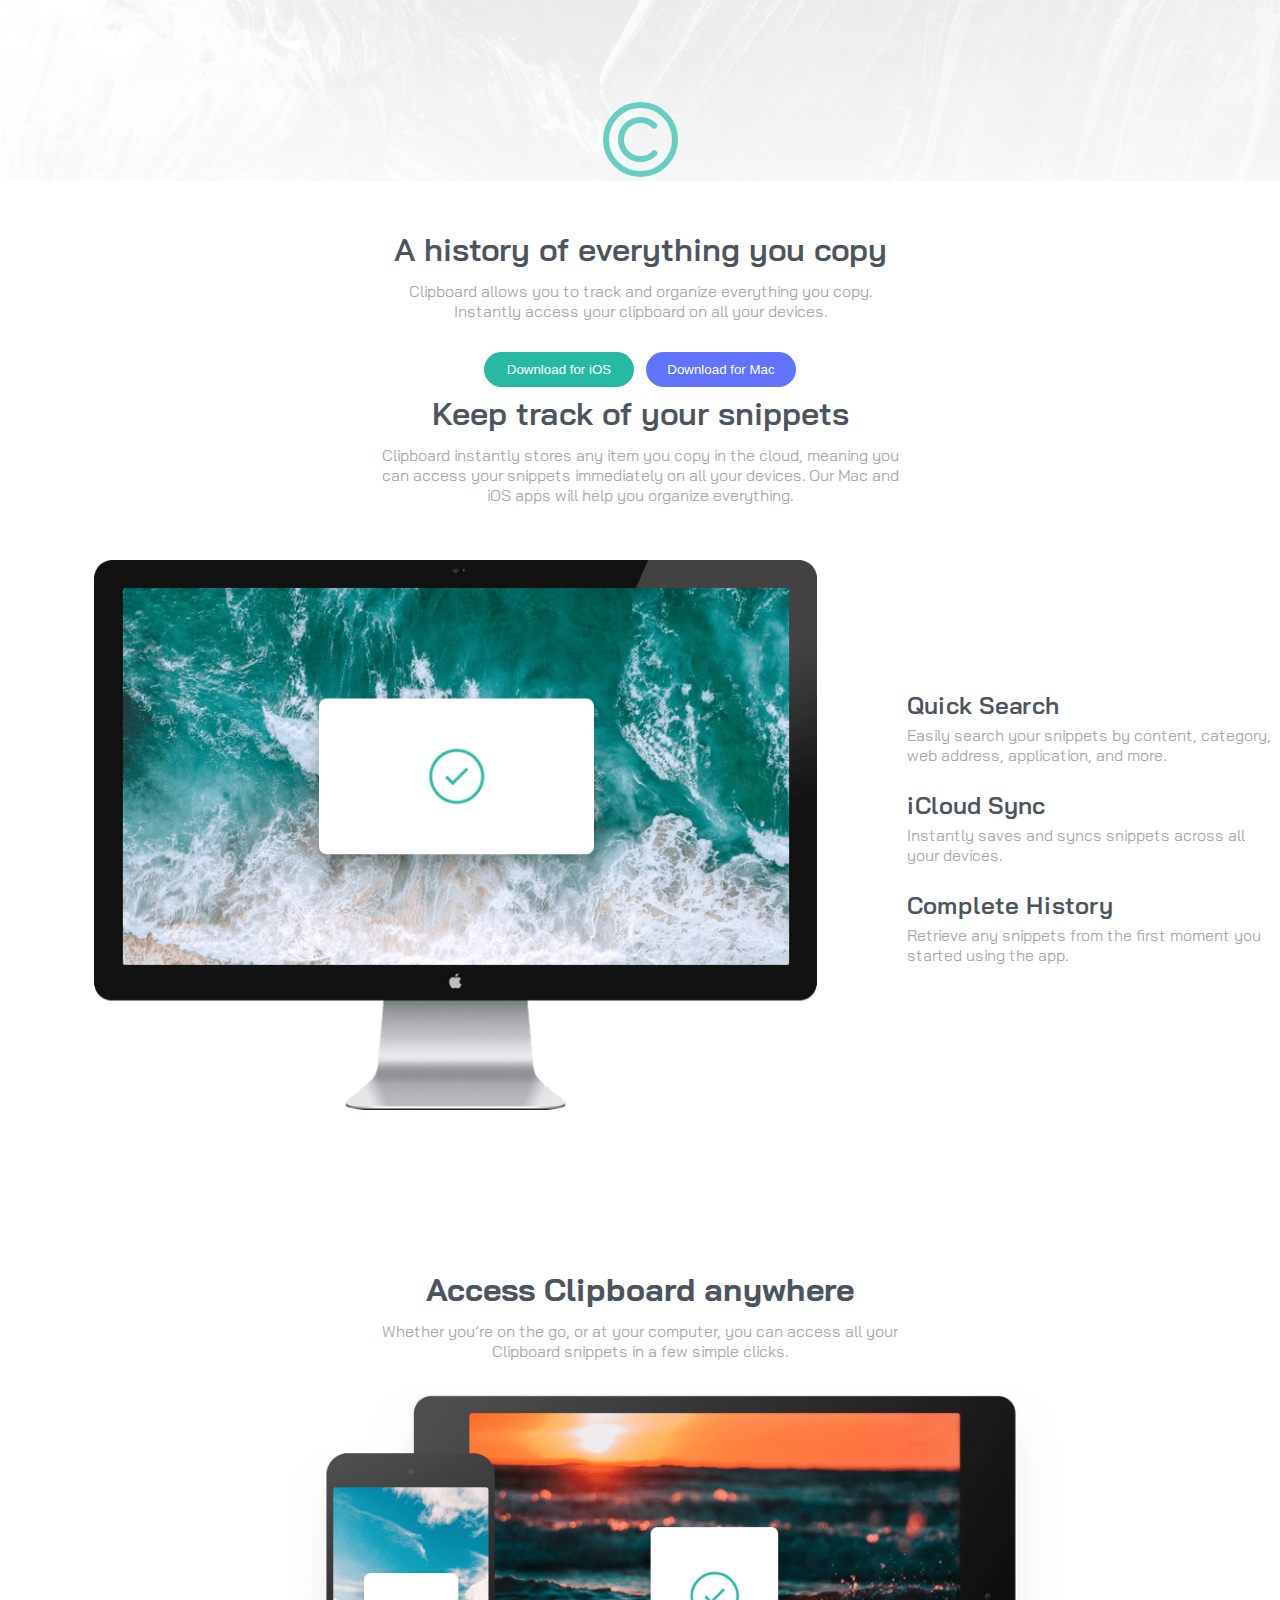
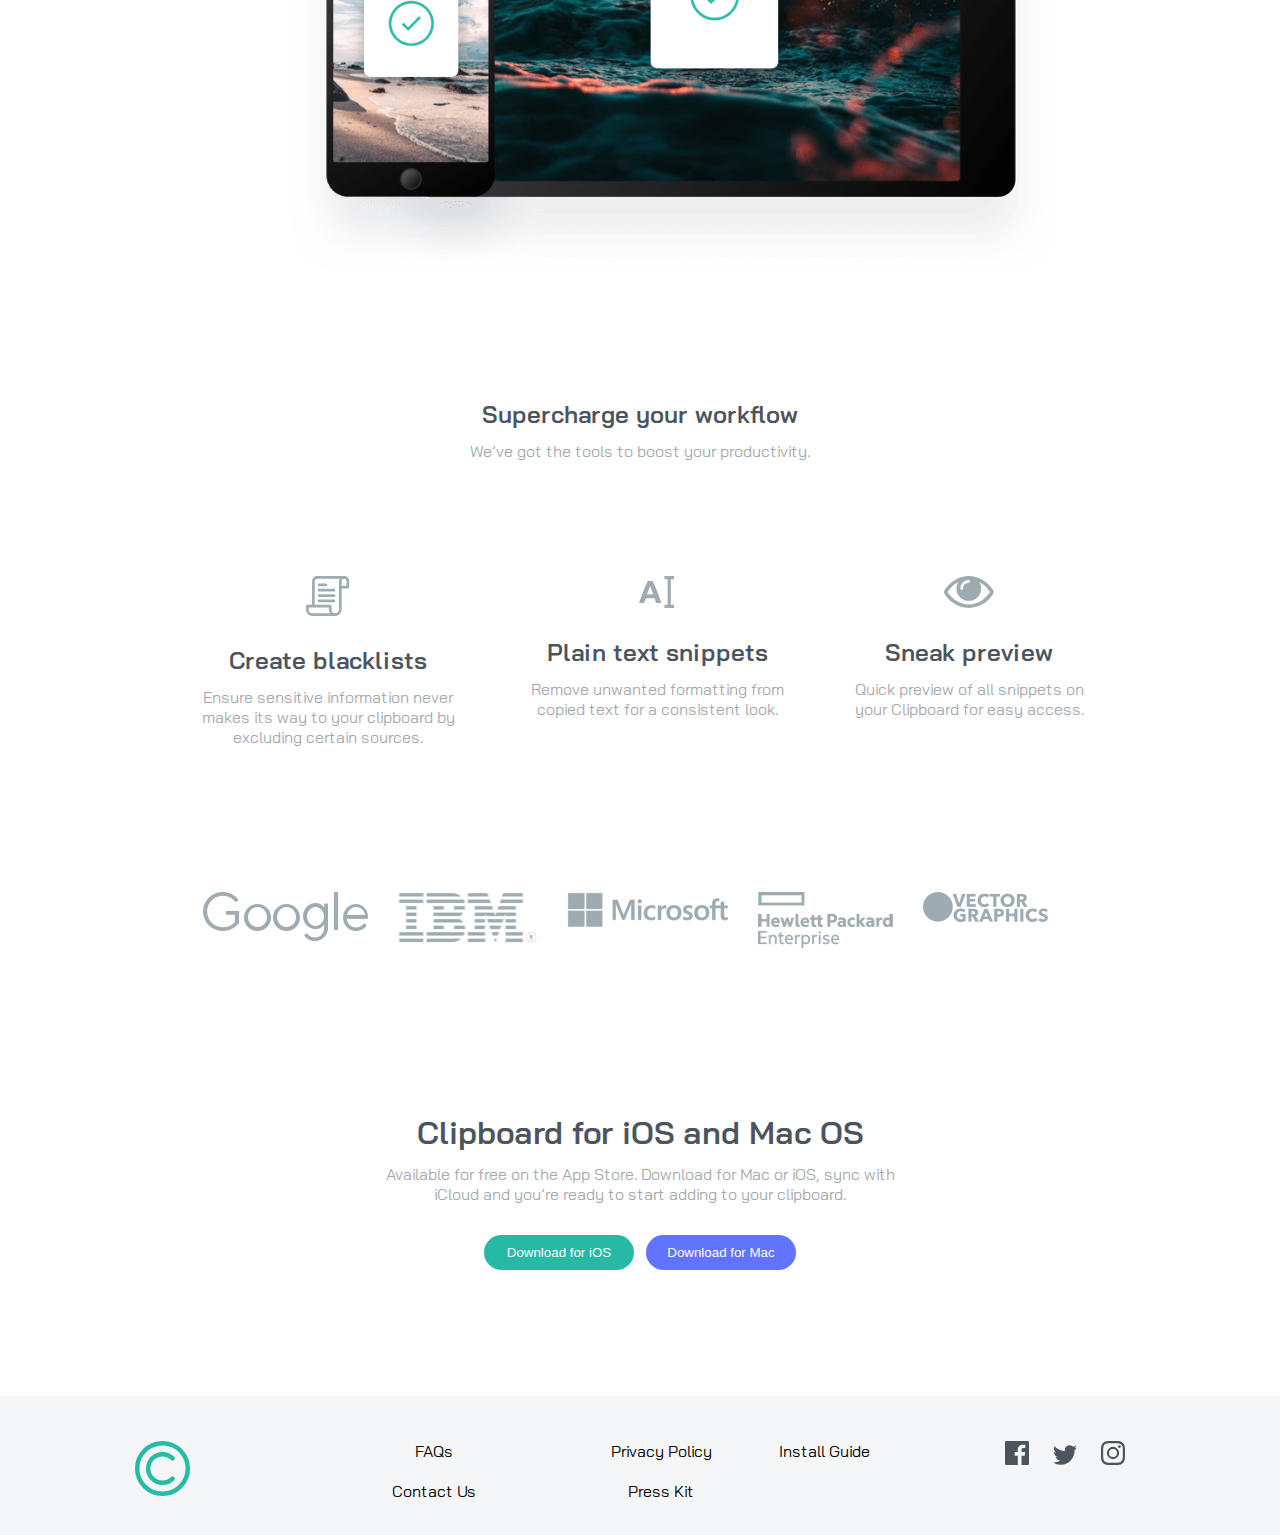
<file: clipboard-landing-page-main/index.html>
<!DOCTYPE html>
<html lang="en">
<head>
  <meta charset="UTF-8">
  <meta name="viewport" content="width=device-width, initial-scale=1.0"> <!-- displays site properly based on user's device -->

  <link rel="icon" type="image/png" sizes="32x32" href="./images/favicon-32x32.png">
  <link rel="stylesheet" href="styles.css">

  <link rel="preconnect" href="https://fonts.googleapis.com">
  <link rel="preconnect" href="https://fonts.gstatic.com" crossorigin>
  <link href="https://fonts.googleapis.com/css2?family=Bai+Jamjuree:ital,wght@0,200;0,300;0,400;0,500;0,600;0,700;1,200;1,300;1,400;1,500;1,600;1,700&family=Inter:wght@100..900&display=swap" rel="stylesheet">

  <title>Clipboard landing page</title>

</head>
<body>

  <main>
    <div class="background-image">
      <div class="logo">
        <img src="images/logo.svg" alt="page-logo" class="site-logo-header"> 
      </div>
    </div>

    <div class="site-description">
      <h1 class="header-text">A history of everything you copy</h1>
      <p class="subHeader-text">Clipboard allows you to track and organize everything you copy. Instantly access your clipboard on all your devices.</p>
    </div>

    <div class="download-buttons">
      <button class="green-button">Download for iOS</button>
      <button class="blue-button">Download for Mac</button>
    </div>
  </main>

  <div class="features-details">
    
    <div class="first-feature">
      <h1 class="header-text">Keep track of your snippets</h1>
      <p class="subHeader-text">Clipboard instantly stores any item you copy in the cloud, meaning you can access your snippets immediately on all your devices. Our Mac and iOS apps will help you organize everything.</p>
    </div>

    <div class="flex-box-on-desktop">
      <div class="computer-logo">
        <img src="images\image-computer.png" alt="computer-logo" id="comp-logo-img"> 
      </div>

      <div class="stack-of-next-three-features">

        <div class="second-feature">
          <h2 class="header-text custom-margin-one custom-alignment">Quick Search</h2>
          <p class="subHeader-text custom-margin-two custom-alignment">Easily search your snippets by content, category, web address, application, and more.</p>
        </div>

        <div class="third-feature">
          <h2 class="header-text custom-margin-one custom-alignment">iCloud Sync</h2>
          <p class="subHeader-text custom-margin-two custom-alignment">Instantly saves and syncs snippets across all your devices.</p>
        </div>

        <div class="forth-feature">
          <h2 class="header-text custom-margin-one custom-alignment">Complete History</h2>
          <p class="subHeader-text custom-margin-two custom-alignment">Retrieve any snippets from the first moment you started using the app.</p>
        </div>

      </div>
    </div>

  </div>
  
  <div class="another-feature">
    <div class="fifth-feature-texts">
      <div class="header-text">
        <h1>Access Clipboard anywhere</h1>
      </div>
      <div class="subHeader-text">
        <p>Whether you’re on the go, or at your computer, you can access all your Clipboard snippets in a few simple clicks.</p>
      </div>
    </div>

    <div class="logo-of-tab-and-phone">
      <img src="images\image-devices.png" alt="logo-of-tab-and-phone" id="tab-n-phone-img">
    </div>

  </div>

  <div class="additional-information">

    <div class="first-additional-feature">
      <h2 class="header-text">Supercharge your workflow</h2>
      <p class="subHeader-text">We’ve got the tools to boost your productivity.</p>
    </div>

    <div class="flex-box-on-desktop-two">
      <div class="second-additional-feature">
        <div class="clipboard-logo">
          <img src="images\icon-blacklist.svg" alt="icon-blacklist" id="icon-blacklist">
        </div>
          <h2 class="header-text custom-margin-additonal-Feature">Create blacklists</h2>
          <p class="subHeader-text custom-margin-additonal-Feature">Ensure sensitive information never makes its way to your clipboard by excluding certain sources.</p>
      </div>

      <div class="third-additional-feature">
        <div class="text-logo">
          <img src="images\icon-text.svg" alt="icon-text" id="icon-text">
        </div>

          <h2 class="header-text custom-margin-additonal-Feature">Plain text snippets</h2>
          <p class="subHeader-text custom-margin-additonal-Feature">Remove unwanted formatting from copied text for a consistent look.</p>
      </div>

      <div class="fourth-additional-feature">
        <div class="eye-logo">
          <img src="images\icon-preview.svg" alt="icon-preview" id="icon-preview">
        </div>
          <h2 class="header-text custom-margin-additonal-Feature">Sneak preview</h2>
          <p class="subHeader-text custom-margin-additonal-Feature">Quick preview of all snippets on your Clipboard for easy access.</p>
      </div>
    </div>

  </div>

  <div class="company-logos">
    <div class="logo-section">
    
      <div class="logo-google">
        <img src="images\logo-google.png" alt="logo-google" id="logo-google">
      </div>

      <div class="logo-ibm">
        <img src="images\logo-ibm.png" alt="logo-ibm" id="logo-ibm">
      </div>

      <div class="logo-microsoft">
        <img src="images\logo-microsoft.png" alt="logo-microsoft" id="logo-microsoft"> 
      </div>
      
      <div class="logo-hp">
        <img src="images\logo-hp.png" alt="logo-hp" id="logo-hp">
      </div>

      <div class="logo-vg">
        <img src="images\logo-vector-graphics.png" alt="logo-vector-graphics" id="logo-vector-graphics">
      </div>
    </div>

  </div>

  <div class="download-info">
    <div class="download-info-texts">
      <h1 class="header-text">Clipboard for iOS and Mac OS</h1>
      <p class="subHeader-text">Available for free on the App Store. Download for Mac or iOS, sync with iCloud and you’re ready to start adding to your clipboard.</p>
    </div>

    <div class="download-buttons">
      <button class="green-button">Download for iOS</button>
      <button class="blue-button">Download for Mac</button>
    </div>
  </div>

  <footer class="footer">
    <div class="footer-flex">

      <div class="site-logo">
        <img src="images/logo.svg" alt="page-logo" class="site-logo-footer">
      </div>

      <div class="faqs-n-all">
        <div id="column1">
          <p class="hover-effect">FAQs</p>
          <p class="hover-effect">Contact Us</p>
        </div>
        <div id="column2">
          <p class="hover-effect">Privacy Policy</p>
          <p class="hover-effect">Press Kit</p>
        </div>
        <div class="column3">
          <p class="hover-effect">Install Guide</p>
        </div>
      </div>

      <div class="social-links">
        <img src="images\icon-facebook.svg" alt="icon-facebook" class="hover-effect">
        <img src="images\icon-twitter.svg" alt="icon-twitter" class="hover-effect">
        <img src="images\icon-instagram.svg" alt="icon-instagram" class="hover-effect">
      </div>
    </div>

  </footer>

 
</body>
</html>
</file>
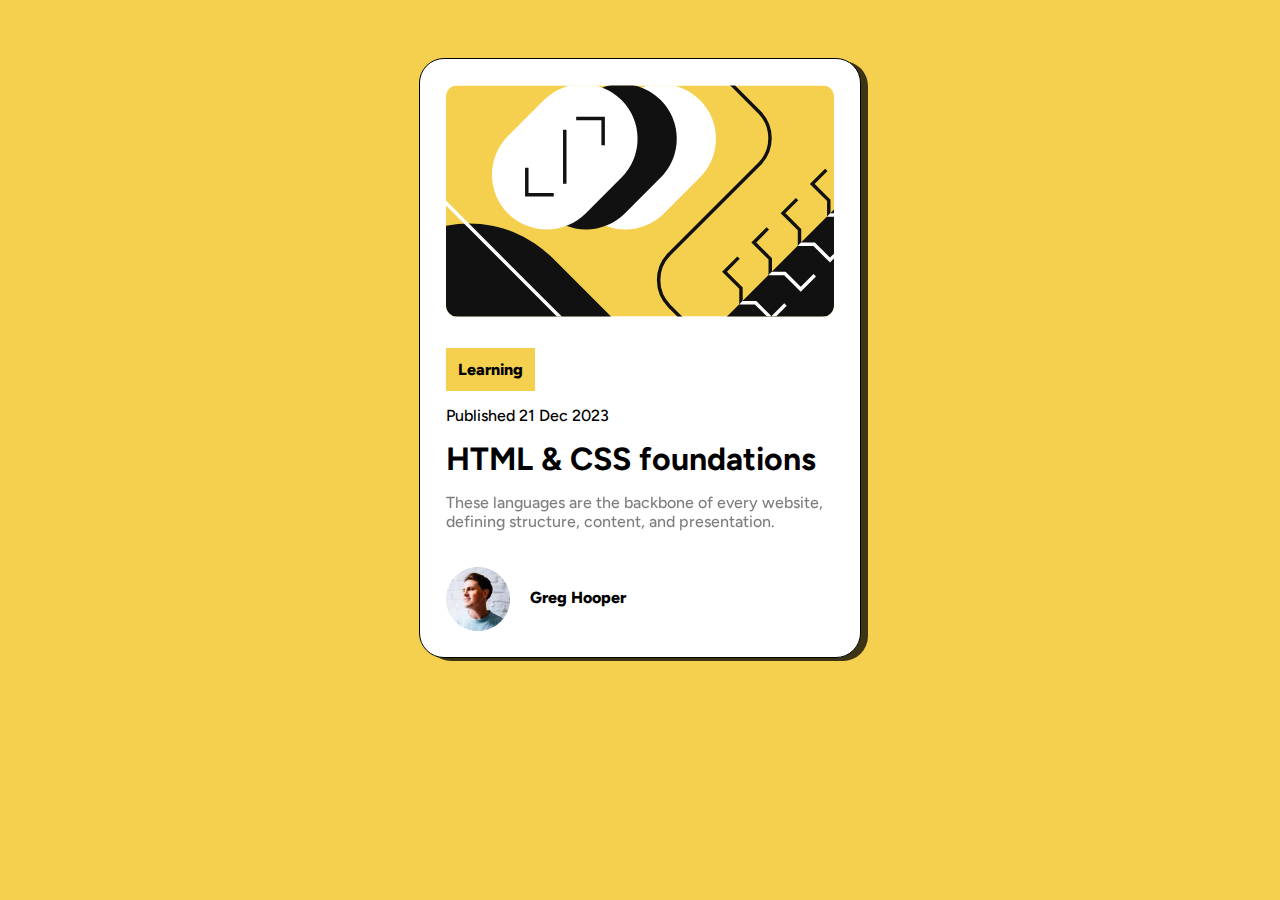
<file: Frontend-Mentor-Blog-preview-card-main/index.html>
<!DOCTYPE html>
<html lang="en">
<head>
  <meta charset="UTF-8">
  <meta name="viewport" content="width=device-width, initial-scale=1.0"> <!-- displays site properly based on user's device -->

  <link rel="icon" type="image/png" sizes="32x32" href="./assets/images/favicon-32x32.png">
  <link rel="stylesheet" href="styles.css">

  <link rel="preconnect" href="https://fonts.googleapis.com">
  <link rel="preconnect" href="https://fonts.gstatic.com" crossorigin>
  <link href="https://fonts.googleapis.com/css2?family=Figtree:ital,wght@0,300..900;1,300..900&display=swap" rel="stylesheet">

  <title>Frontend Mentor | Blog preview card</title>
</head>
<body>

  <main>
    <div class="top-section">
      <img src="assets\images\illustration-article.svg" alt="illustration-article" id="top-card-img">
    </div>


    <div class="bottom-section">
      <div class="blog-info">
        <p id="tag">Learning</p>
        <p id="date-info">Published 21 Dec 2023</p>
      </div>

      <div class="blog-header">
        <h1 id="hover-effect">HTML & CSS foundations</h1>
      </div>

      <div class="blog-content">
        <p>These languages are the backbone of every website, defining structure, content, and presentation.</p>
      </div>

      <div class="author-info">
        <img src="assets\images\image-avatar.webp" alt="author-dp" id="author-dp">
        <p>Greg Hooper<p>
      </div>
    </div>
  </main>


</body>
</html>
</file>
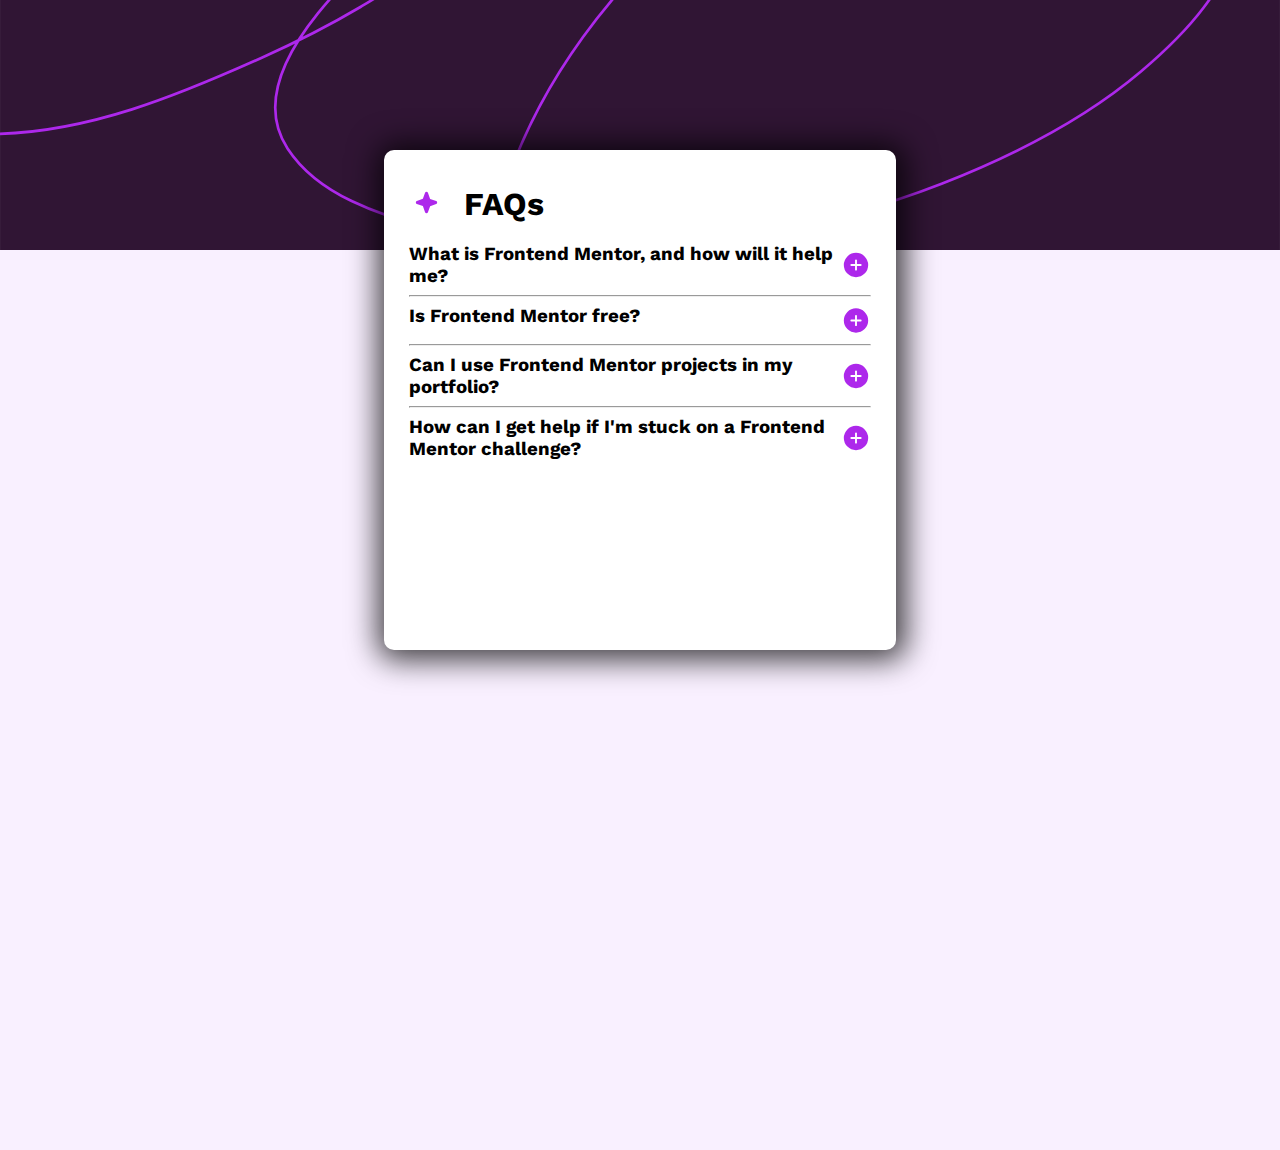
<file: FrontendMentor-FAQ-accordion-main/index.html>
<!DOCTYPE html>
<html lang="en">
<head>
  <meta charset="UTF-8">
  <meta name="viewport" content="width=device-width, initial-scale=1.0"> <!-- displays site properly based on user's device -->

  <link rel="icon" type="image/png" sizes="32x32" href="./assets/images/favicon-32x32.png">
  <link rel="stylesheet" href="styles.css">

  <link rel="preconnect" href="https://fonts.googleapis.com">
  <link rel="preconnect" href="https://fonts.gstatic.com" crossorigin>
  <link href="https://fonts.googleapis.com/css2?family=Work+Sans:ital,wght@0,100..900;1,100..900&display=swap" rel="stylesheet">  
    
  <title>Frontend Mentor | FAQ accordion</title>

  
</head>
<body>
  <div class="background">
    <div class="background-image">
    </div>
    <div class="background-color-pink">
    </div>
  </div>

  <div class="main-card">
    <div class="FAQS-heading">

      <div class="star-icon">
        <img src="assets\images\icon-star.svg" alt="star-icon" id="star-icon">
      </div>
      <div class="FAQs">
        <h1>FAQs</h1>
      </div>
      
    </div>

    <div class="QnA">
      <div class="first-child">
        <div class="question-header">
          <h3>What is Frontend Mentor, and how will it help me?</h3>
          <img src="assets\images\icon-plus.svg" alt="icon-plus" id="icon-plus" onclick="showpara(this)">
        </div> 
        <div class="hidden-answer">
          <p class="answer-para">Frontend Mentor offers realistic coding challenges to help developers improve their 
            frontend coding skills with projects in HTML, CSS, and JavaScript. It's suitable for 
            all levels and ideal for portfolio building.</p>
        </div>
      </div>

      <hr>

      <div class="second-child">
        <div class="question-header">
          <h3>Is Frontend Mentor free?</h3>
          <img src="assets\images\icon-plus.svg" alt="icon-plus" id="icon-plus" onclick="showpara(this)">
        </div>
        <div class="hidden-answer">
          <p class="answer-para">Yes, Frontend Mentor offers both free and premium coding challenges, with the free 
            option providing access to a range of projects suitable for all skill levels.</p>
        </div>
      </div>

      <hr>

      <div class="third-child">
        <div class="question-header">
          <h3>Can I use Frontend Mentor projects in my portfolio?</h3>
          <img src="assets\images\icon-plus.svg" alt="icon-plus" id="icon-plus" onclick="showpara(this)">
        </div>
        <div class="hidden-answer">
          <p class="answer-para">Yes, you can use projects completed on Frontend Mentor in your portfolio. It's an excellent
            way to showcase your skills to potential employers!</p>
        </div>
      </div>

      <hr>

      <div class="fourth-child">
        <div class="question-header">
          <h3>How can I get help if I'm stuck on a Frontend Mentor challenge?</h3>
          <img src="assets\images\icon-plus.svg" alt="icon-plus" id="icon-plus" onclick="showpara(this)">
        </div>
        <div class="hidden-answer">
          <p class="answer-para">The best place to get help is inside Frontend Mentor's Discord community. There's a help 
            channel where you can ask questions and seek support from other community members.</p>
        </div>
      </div>

      

    </div>


  </div>

  <script src="script.js"></script>
</body>
</html>
</file>
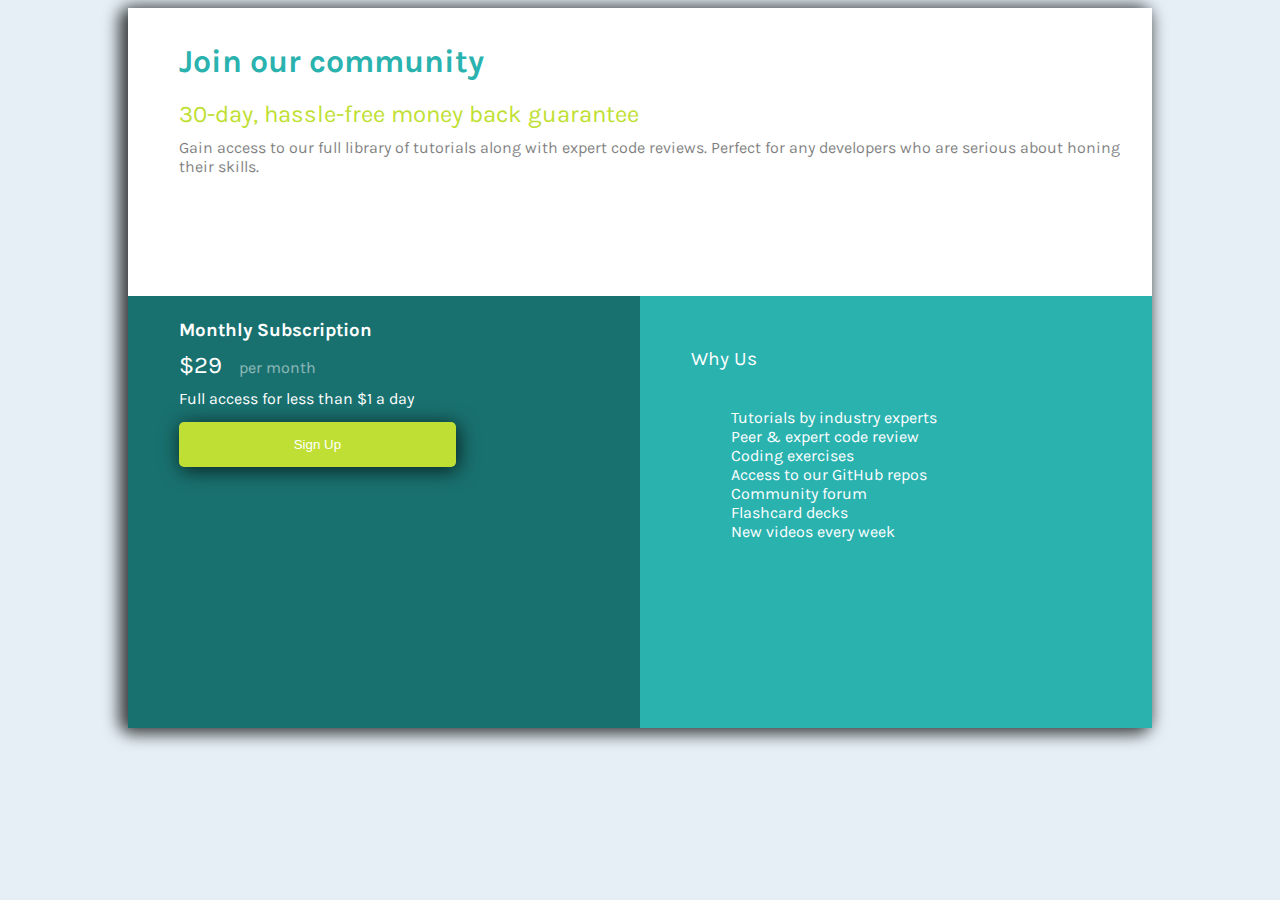
<file: Single-price-grid-component-main/index.html>
<!DOCTYPE html>
<html lang="en">
<head>
  <meta charset="UTF-8">
  <meta name="viewport" content="width=device-width, initial-scale=1.0"> <!-- displays site properly based on user's device -->

  <link rel="icon" type="image/png" sizes="32x32" href="./images/favicon-32x32.png">
  <link rel="stylesheet" href="style.css">

  <link rel="preconnect" href="https://fonts.googleapis.com">
  <link rel="preconnect" href="https://fonts.gstatic.com" crossorigin>
  <link href="https://fonts.googleapis.com/css2?family=Karla:ital@0;1&display=swap" rel="stylesheet">

  
  <title>Single Price Grid Component</title>

  
</head>
<body>

<main class="card">
  <div class="top-card">
    <h2 id="title">Join our community</h2>

    <p id="about">30-day, hassle-free money back guarantee</p>

    <p class="less-opacity">Gain access to our full library of tutorials along with expert code reviews. 
          Perfect for any developers who are serious about honing their skills.
        </p>
  </div>

  <div class="bottom-section">
    <div class="bottom-left">
      <h3 id="bottom-Left-Title"> Monthly Subscription</h3>

      <p> <span id="dollars29"> &dollar;29 </span>
        <span id=dollars>per month </span></p>

      <p id="access">Full access for less than &dollar;1 a day</p>

      <button class="signUp"> Sign Up</button>

    </div>


    <div class="bottom-right">
      <span id="why-us">Why Us</span>
      <ul class="list">
        <li id="first-list-item">Tutorials by industry experts</li>
        <li>Peer &amp; expert code review</li>
        <li>Coding exercises</li>
        <li>Access to our GitHub repos</li>
        <li>Community forum</li>
        <li>Flashcard decks</li>
        <li>New videos every week</li>
      </ul>
    </div>
  </div>
</main>
  
  

</body>
</html>
</file>
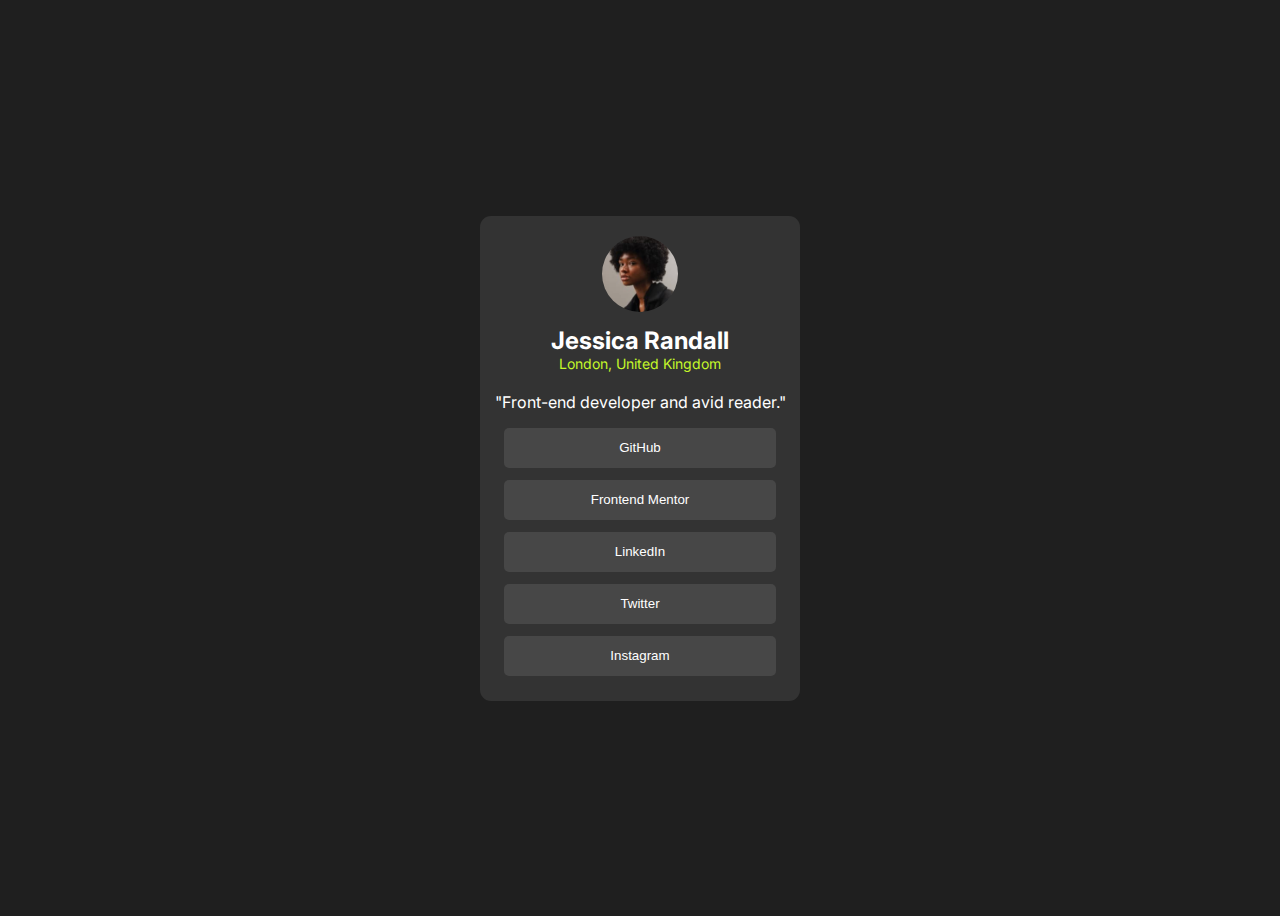
<file: social-links-FrontEndMentor-main/index.html>
<!DOCTYPE html>
<html lang="en">
<head>
  <meta charset="UTF-8">
  <meta name="viewport" content="width=device-width, initial-scale=1.0"> <!-- displays site properly based on user's device -->

  <link rel="icon" type="image/png" sizes="32x32" href="./assets/images/favicon-32x32.png">

  <link rel="stylesheet" href="styles.css">
  <link rel="preconnect" href="https://fonts.googleapis.com">
  <link rel="preconnect" href="https://fonts.gstatic.com" crossorigin>
  <link href="https://fonts.googleapis.com/css2?family=Inter:wght@100..900&display=swap" rel="stylesheet">


  <title>Social links profile</title>

</head>
<body>
  <main>
    <div class="header">
      <div class="profile-pic">
        <img src="assets\images\avatar-jessica.jpeg" alt="jessica" id="jessica">
      </div>
      <div class="about-me">
        <h2 id="name">Jessica Randall</h2>
        <p id="address">London, United Kingdom</p>
      </div>
      <div class="description">
        <p id="desc">"Front-end developer and avid reader."</p>
      </div>
    </div>


    
    <div class="buttons-section">

      <button>GitHub</button>

      <button>Frontend Mentor</button>

      <button>LinkedIn</button>

      <button>Twitter</button>

      <button id="last-button">Instagram</button>





    </div>


  </main>
</body>
</html>
</file>
<file: clipboard-landing-page-main/styles.css>
*{
    box-sizing: border-box;
}

body{
    margin: 0px;
    font-family: "Bai Jamjuree", sans-serif;
}
h1, h2, p{
    margin: 0px;
    padding: 0px;
}

header{
    margin-bottom: 120px;
}

.background-image{
    background-image: url("images/bg-header-mobile.png");
    background-repeat: no-repeat;
    background-size: cover;
    display: grid;
    place-items: center;
    margin-bottom: 48px;
}


.logo{
    margin-top: 20%;
}

.site-description{
    text-align: center;
    display: grid;
    place-items: center;
}

.header-text{
    margin-left: 36px;
    margin-right: 36px;
    padding-bottom: 12px;
    font-weight: 600;
    color: hsl(210, 10%, 33%);
}

.subHeader-text{
    margin-left: 18px;
    margin-right: 18px;
    opacity: 0.5;
    margin-bottom: 25px;
    color: hsl(210, 10%, 33%);
}

.download-buttons{
    display: flex;
    flex-direction: column;
    width: 85%;
    margin-left: 7.5%;
}

button{
    margin: 6px;
    border: 0;
    color: white;
    padding-top: 16px;
    padding-bottom: 16px;
    border-radius: 28px;
    cursor: pointer;
}

.green-button{
    background-color: hsl(171, 66%, 44%);
}

.blue-button{
    background-color: hsl(233, 100%, 69%);
}

.features-details{
    text-align: center;
    display: grid;
    place-items: center;
    margin-bottom: 120px;
}

.computer-logo{
    width: 100%;
    margin-top: 30px;
    margin-bottom: 35px;
}

#comp-logo-img{
    width: 80%;
    margin-left: 10%;
    margin-right: 10%;
}

.stack-of-next-three-features{
    text-align: center;
}

#tab-n-phone-img{
    width: 85%;
    margin-left: 7.5%;
}

.another-feature{
    text-align: center;
    display: grid;
    place-items: center;
    margin-bottom: 120px;
}

.additional-information{
    text-align: center;
    display: grid;
    place-items: center;
    margin-bottom: 120px;
}

.first-additional-feature{
    margin-bottom: 90px;
}

.flex-box-on-desktop-two{
    display: flex;
    flex-direction: column;
}

.clipboard-logo, .text-logo, .eye-logo{
    margin-bottom: 25px;
}

.company-logos{
    display: grid;
    place-items: center;
}

.logo-section{
    display: flex;
    flex-direction: column;
    flex-wrap: wrap;
    margin-bottom: 120px;
    justify-content: center !important;
}

.logo-section div {
    margin-right: 30px;
    margin-bottom: 40px;
}

.download-info{
    text-align: center;
    margin-bottom: 120px;
    
}
.download-info-texts{
    display: grid;
    place-items: center;
}

.footer{
    background-color: rgb(245, 246, 248);
    display: grid;
    place-items: center;
    text-align: center;
}

.site-logo-footer{
    width: 55px;
    height: 55px;
}

.site-logo{
    margin-top: 45px;
    margin-bottom: 35px;
}

.faqs-n-all p {
    margin-bottom: 20px;
}

.hover-effect:hover {
    cursor: pointer;
    color: hsl(171, 66%, 44%);
}

.social-links{
    margin-top: 45px;

}

.social-links img {
    margin-right: 20px;
}

@media (min-width:520px){
    .background-image{
        background-image:url("images/bg-header-desktop.png");
        opacity: 0.7;
    }

    .logo{
        margin-top: 8%;
    }
    .site-logo-header{
        width: 75px;
        height: 75px;
    }
    .header-text{
        margin-left: 48px;
        margin-right: 48px;
    }
    .subHeader-text{
        max-width: 520px;
        margin-left: 76px;
        margin-right: 76px;
    }
    .download-buttons{
        flex-direction: row;
        justify-content: center;
    }
    button{
        width: 150px;
        padding-top: 10px;
        padding-bottom: 10px;
    }
    .flex-box-on-desktop{
        display: flex;
        flex-direction: row;
    }
    .stack-of-next-three-features{
        display: flex;
        justify-content: center;
        flex-direction: column;
    }
    .custom-alignment{
        margin: 0;
        padding: 0;
        text-align: left;
    }
    .custom-margin-one{
        margin-bottom: 5px;
    }
    .custom-margin-two{
        margin-bottom: 25px;
    }
    .flex-box-on-desktop-two{
        flex-direction: row;
        width: 75%;
    } 
    .custom-margin-additonal-Feature{
        margin-left: 20px;
        margin-right: 20px;
    }
    .logo-section{
        flex-direction: row;
    }
    .footer-flex{
        width: 100%;
        display: flex;
        flex-direction: row;
    }
    .site-logo, .faqs-n-all, .social-links, #column1, #column2, #column3{
        flex-grow: 1;
    }
    .faqs-n-all{
        margin-top: 45px;
        display: flex;
        flex-direction: row;
    }
}
</file>
<file: Frontend-Mentor-Blog-preview-card-main/styles.css>
*{
    box-sizing: border-box;
}

h1,h2,h3,p{
    margin: 0;
    padding: 0;
}

body{
    padding: 0;
    background-color: hsl(47, 88%, 63%);
    display: grid;
    place-items: center;
    font-family: "Figtree", sans-serif;
    font-optical-sizing: auto;
    font-style: normal;
    font-weight: 500;
}

main{
    border: 1px solid black;
    margin-top: 50px;
    border-radius: 25px;
    width: 85vw;
    background-color: white;
    box-shadow: 7px 3px 0px 0px rgba(0,0,0,0.75);
}

#top-card-img{
    width: 88%;
    border-radius: 12px;
    margin: 6%;
}

.bottom-section{
    width: 88%;
    margin: 6%;
    margin-top: 0;
}

#tag{
    background-color: hsl(47, 88%, 63%) ;
    width:min-content;
    padding: 12px;
    margin-bottom: 15px;
    font-weight: 800;
}

#date-info, .blog-header{
    margin-bottom: 15px;
}

.blog-header{
    font-weight: 800;
}

#hover-effect:hover {
    color:hsl(47, 88%, 63%) ;
}

.blog-content p {
    opacity: 0.5;
    margin-bottom: 35px;
}

.author-info{
    display: flex;
    font-weight: 800;
}

.author-info img {
    margin-right: 20px;
}

.author-info p{
    padding: 22px;
    padding-left: 0;
}

@media (min-width: 576px){
    main{
        width: 35%;
    }
}
</file>
<file: FrontendMentor-FAQ-accordion-main/styles.css>
body{
    margin: 0;
    padding: 0;
    display: grid;
    place-items: center;
    font-family: "Work Sans", sans-serif;
}

*{
    box-sizing: border-box;
}

h3,h1,p{
    margin: 0px;
    padding: 0px;
}

.background-image{
    background-image: url("assets/images/background-pattern-mobile.svg");
    height: 250px;
    width: 100%;
    background-size: cover;
    background-position: center;
}

.background-color-pink{
    background-color:  hsl(275, 100%, 97%);
    height: 100vh;
    width: 100vw;
}

.main-card{
    background-color: white;
    position:absolute;
    top: 150px;
    min-height: 500px;
    width: 90%;
    border-radius: 10px;
    z-index: 1;
    box-shadow: 2px 2px 30px 8px rgba(0,0,0,0.75);
    padding-left: 25px;
    padding-right: 25px;
}

.star-icon, .FAQs{
    margin-right: 20px;
}

.star-icon{
    margin-top: 15px;
}

.FAQs h1 {
    padding-top: 20px;
}

#star-icon{
    height: 35px;
    width: 35px;
    padding-top: 10px;
}

.FAQS-heading{
    margin-top: 15px;
    display: flex;
    margin-bottom: 20px;
}

.question-header{
    display: flex;
    justify-content: space-between;
}

#icon-plus{
    cursor: pointer;
}

.hidden-answer p {
    display: none;
}

.answer-para{
    margin-top: 10px;
    opacity: 0.5;
}

.fourth-child{
    margin-bottom: 15px;
}


@media (min-width:600px){
    .background-image{
        background-image: url("assets/images/background-pattern-desktop.svg");
    }
    .main-card{
        width: 40%;
    }

}
</file>
<file: Single-price-grid-component-main/style.css>
html{
    box-sizing: border-box;
}

body{
    font-size: 16px;
    background-color: hsl(204, 43%, 93%);
    font-family: "Karla", sans-serif;

}

h2,p,h3,h4{
    margin: 0;
    padding: 0;
}

*, *::before, *::after{
    box-sizing: inherit;
}

.card{
    height: 80vh;
    width: 80vw;
    margin: 50px;
    box-shadow: -5px 2px 16px 4px rgba(0,0,0,0.75);
    border-radius: 10px;
    margin: auto;
}

.top-card{
    height: 40%;
    width: 100%;
    padding-left: 5%;
    background-color: white;
    
}


.bottom-section{
    height: 60%;
    width: 100%;
    display: flex;
    color: white;
}

.bottom-left{
    height: 100%;
    width: 50%;
    background-color:hsl(179, 64%, 27%); 
    text-align: left;
    padding-left: 5%;
}
.bottom-right{
    height: 100%;
    width: 50%;
    background-color: hsl(179, 62%, 43%);
    text-align: left;
    padding-left: 5%;
    padding-top: 5%;
}

#title{
    color: hsl(179, 62%, 43%);
    font-size: 2em;
    padding-top: 35px;
    margin-bottom: 20px;
    
}

#about{
    color: hsl(71, 73%, 54%);
    font-size: 1.5em;
    margin-bottom: 10px;
}

#bottom-Left-Title{
    padding-top: 5%;
    margin-bottom: 10px;
}

#dollars29{
    font-size: 1.5rem;
    margin-right: 11px;

}

#dollars{
    opacity: 0.5;
}

#access{
    margin-top: 10px;
}

.signUp{
    margin-top: 3%;
    width: 60%;
    height: 45px;
    color: white;
    background-color: hsl(71, 73%, 54%);
    border: 0px;
    border-radius: 5px;
    box-shadow: 2px 3px 20px 0px rgba(0,0,0,0.75);
}

button:hover{
    scale: 105%;
    background-color: hsl(71, 85%, 38%);
}

button {
    cursor: pointer;
 }

ul{
    padding-top:3% ;
    list-style-type: none ;
}

#why-us{
    font-size: 1.2rem;
}
#first-list-item{
    margin-top: 2%;
}

.less-opacity{
    opacity: 50%;
}

@media(max-width:576px){
    .bottom-section{
        flex-direction: column;
        height: auto;
        width: 100%;
    }
    .card{
        height: auto;
    }
    .top-card{
        height: auto;
    }
    .bottom-left{
        width: 100%;
    }
    .bottom-right{
        width: 100%;
    }
    .signUp{
        margin-bottom: 4%;
    }
}
</file>
<file: social-links-FrontEndMentor-main/styles.css>
*{
    box-sizing: border-box;
    color: white;
}

p, h2, h3{
    padding: 0;
    margin: 0;
}

body{
    height: 100vh;
    background-color:  hsl(0, 0%, 12%);
    display: grid;
    place-items: center;
    font-family: "Inter", sans-serif;
}

main{
    background-color: hsl(0, 0%, 20%);
    border-radius: 11px;
    min-width: 320px;
    max-width: 400px;
    display: flex;
    flex-direction: column;
}

.header{
    display: grid;
    place-items: center;
}


.profile-pic{
    margin-top: 20px;
    margin-bottom: 10px;
}

#jessica{
    border-radius: 50%;
    height: 76px;
}

.about-me{
    margin-bottom: 20px;
    text-align: center;
}

#address{
    font-size: 14px;
    color: hsl(75, 94%, 57%);
}

.description{
    margin-bottom: 16px;
}


.buttons-section{
    width: 100%;
    display: flex;
    flex-direction: column;
}

button{
    border: 0px;
    border-radius: 5px;
    background-color: hsl(0, 0%, 28%);
    margin-bottom: 12px;
    height:40px;
    width: 85%;
    margin-left: 7.5%;
}

#last-button{
    margin-bottom: 25px;
}

button:hover{
    background-color: hsl(75, 94%, 57%);
}
</file>
